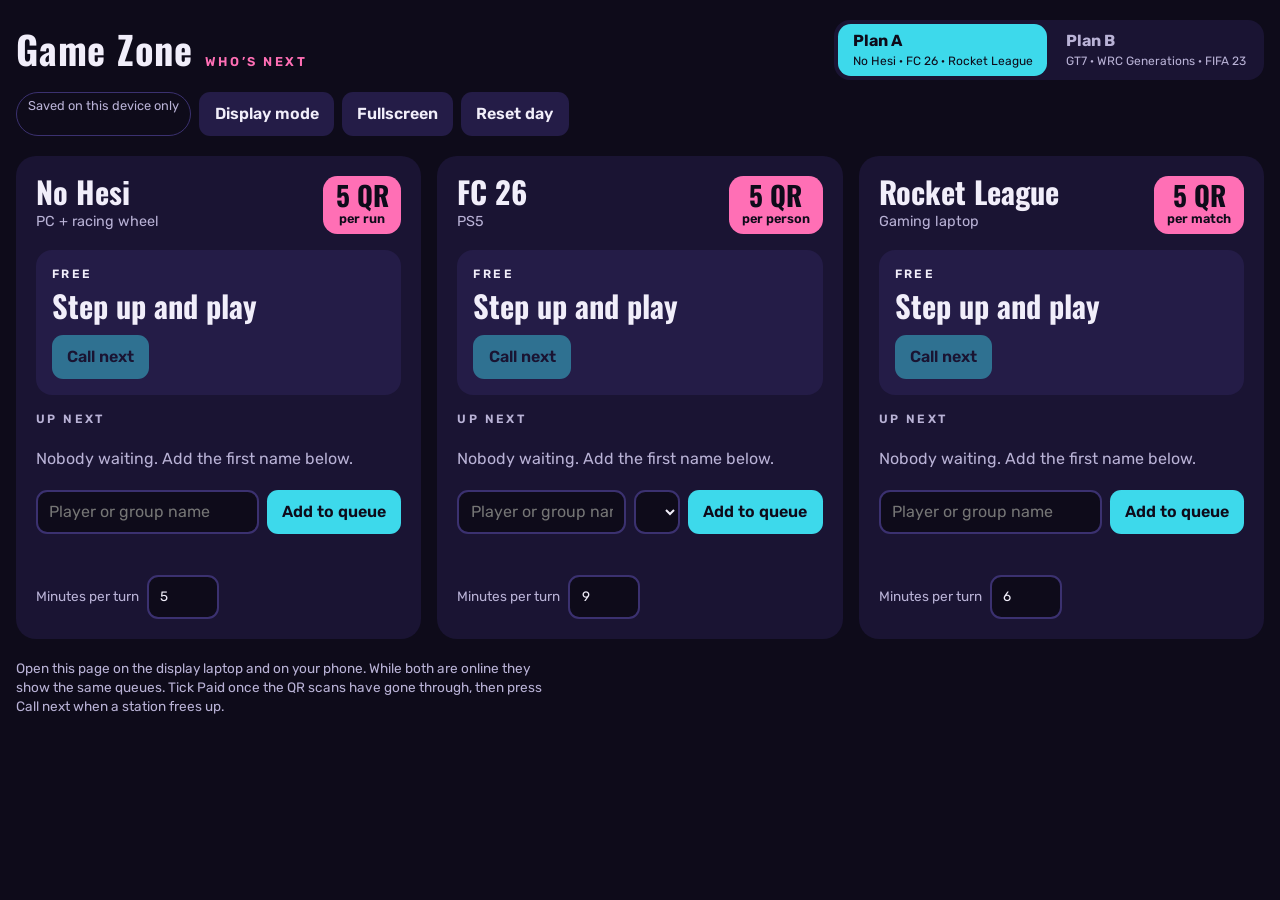
<file: public/assets/aistudio/Game_Zone_Queue_19ab5080.html>
<!doctype html><html><head><meta charset=utf8><meta name=viewport content="width=device-width,initial-scale=1,viewport-fit=cover"><style>:root{color-scheme:light;box-sizing:border-box;padding-top:env(safe-area-inset-top,0px);padding-bottom:env(safe-area-inset-bottom,0px)}html{scroll-padding-top:env(safe-area-inset-top,0px)}body{margin:0;padding:0;font:14px -apple-system,BlinkMacSystemFont,sans-serif;background:#fff;color:#000}img{max-width:100%}[hidden]:not([hidden=until-found i]){display:none!important}</style></head><body>
<title>Game Zone Queue</title>
<meta name="claude:viewport-fit-sides" content="cover">
<link rel="stylesheet" href="https://fonts.googleapis.com/css2?family=Oswald:wght@500..700&family=Rubik:wght@400;600&display=swap">
<style>
/* Layout: one column per game on a dark arcade-screen ground, staff controls inside each column, display mode strips them for the public screen. */
:root{
  --bg:#0E0B1A; --panel:#1A1433; --panel2:#241C47; --line:#3B3170;
  --fg:#F1EEFA; --muted:#B9B2D6; --cyan:#3DD9EB; --pink:#FF6FB5; --ink:#0E0B1A;
  --display:'Oswald','Arial Narrow',Impact,sans-serif;
  --body:'Rubik',system-ui,Arial,sans-serif;
  color-scheme:dark;
}
*{box-sizing:border-box}
html.display{font-size:clamp(16px,1.45vw,28px)}
body{
  margin:0; background:var(--bg); color:var(--fg);
  font:400 1rem/1.4 var(--body);
  padding-block:1.25rem 2rem;
  padding-left:max(16px,env(safe-area-inset-left,0px));
  padding-right:max(16px,env(safe-area-inset-right,0px));
}
button,input,select{font:inherit}
.top{display:flex;flex-wrap:wrap;align-items:center;gap:.75rem 1.25rem;margin-bottom:1.25rem}
.brand{display:flex;align-items:baseline;gap:.75rem;margin-right:auto;min-width:0}
h1{margin:0;font:700 2.4rem/1 var(--display);letter-spacing:.02em}
.brand span{color:var(--pink);font-weight:600;letter-spacing:.2em;font-size:.8rem}
.seg{display:flex;gap:.25rem;background:var(--panel);border-radius:1rem;padding:.25rem}
.seg button{border:0;background:transparent;color:var(--muted);border-radius:.8rem;padding:.4rem .9rem;min-height:44px;cursor:pointer;text-align:left;display:flex;flex-direction:column}
.seg button b{font-size:1rem;color:inherit}
.seg button small{font-size:.75rem}
.seg button[aria-pressed="true"]{background:var(--cyan);color:var(--ink)}
.tools{display:flex;flex-wrap:wrap;gap:.5rem}
.chip{font-size:.8rem;color:var(--muted);border:1px solid var(--line);border-radius:999px;padding:.25rem .7rem}
.btn{border:0;border-radius:.7rem;padding:.55rem .95rem;min-height:44px;font-weight:600;cursor:pointer;background:var(--panel2);color:var(--fg)}
.btn:hover{filter:brightness(1.15)}
.btn.primary{background:var(--cyan);color:var(--ink)}
.btn.warn{background:var(--pink);color:var(--ink)}
.btn:disabled{opacity:.45;cursor:default;filter:none}
:focus-visible{outline:3px solid var(--cyan);outline-offset:2px}
.only-display{display:none}
html.display .only-display{display:inline-block}
html.display .admin{display:none !important}

#stations{display:grid;grid-template-columns:repeat(auto-fit,minmax(min(100%,22rem),1fr));gap:1rem;align-items:start}
.st{background:var(--panel);border-radius:1.25rem;padding:1.25rem;display:flex;flex-direction:column;gap:1rem;min-width:0}
.st-head{display:flex;justify-content:space-between;gap:1rem;align-items:flex-start}
.st h2{margin:0;font:700 1.9rem/1.05 var(--display);overflow-wrap:anywhere}
.gear{color:var(--muted);font-size:.9rem;margin:.25rem 0 0}
.price{background:var(--pink);color:var(--ink);border-radius:.9rem;padding:.4rem .8rem;text-align:center;font-size:.8rem;font-weight:600;flex:none}
.price b{display:block;font:700 1.7rem/1 var(--display)}
.turn{display:flex;align-items:center;gap:.5rem;color:var(--muted);font-size:.85rem}
.turn input{width:4.5rem;min-height:44px}
input[type=text],input[type=number],select{background:var(--bg);color:var(--fg);border:2px solid var(--line);border-radius:.7rem;padding:.5rem .7rem;min-height:44px}

.now{border-radius:1rem;padding:1rem;background:var(--panel2);display:flex;flex-direction:column;gap:.4rem}
.now.live{background:var(--cyan);color:var(--ink)}
.now.over{background:var(--pink);color:var(--ink)}
.now.live .btn,.now.over .btn{background:var(--ink);color:var(--fg)}
.lbl{font-size:.75rem;font-weight:600;letter-spacing:.2em}
.who-now{font:700 1.9rem/1.1 var(--display);overflow-wrap:anywhere}
.timer{font:700 3.2rem/1 var(--display);font-variant-numeric:tabular-nums}
.now.over .timer{animation:flash 1s steps(2,jump-none) infinite}
@keyframes flash{50%{opacity:.55}}
@media (prefers-reduced-motion:reduce){.now.over .timer{animation:none}}
.actions{display:flex;flex-wrap:wrap;gap:.5rem;margin-top:.4rem}

.label2{font-size:.75rem;font-weight:600;letter-spacing:.2em;color:var(--muted);margin:0}
.q{list-style:none;margin:0;padding:0;display:flex;flex-direction:column;gap:.5rem}
.qi{display:grid;grid-template-columns:2rem minmax(0,1fr) auto;gap:.4rem .75rem;align-items:center;background:var(--panel2);border-radius:.9rem;padding:.65rem .8rem}
.pos{font:700 1.5rem/1 var(--display);color:var(--cyan)}
.nm{font-weight:600;overflow-wrap:anywhere}
.sub{color:var(--muted);font-size:.85rem}
.est{font-size:.85rem;font-weight:600;color:var(--fg);text-align:right;font-variant-numeric:tabular-nums}
.qi .ctl{grid-column:2 / -1;display:flex;flex-wrap:wrap;gap:.5rem;align-items:center}
.qi .ctl .btn{min-height:40px;padding:.35rem .7rem;font-size:.9rem}
.paid{display:flex;align-items:center;gap:.4rem;min-height:40px;cursor:pointer}
.paid input{width:1.4rem;height:1.4rem;accent-color:var(--cyan)}
.empty,.more{color:var(--muted);padding:.25rem 0}
.add{display:flex;flex-wrap:wrap;gap:.5rem}
.add input[type=text]{flex:1 1 10rem;min-width:0}
.err{flex-basis:100%;margin:0;min-height:1.2em;color:var(--pink);font-size:.85rem}
.note{color:var(--muted);font-size:.85rem;margin:1.25rem 0 0;max-width:60ch}
</style>

<header class="top">
  <div class="brand"><h1>Game Zone</h1><span>WHO’S NEXT</span></div>
  <div class="seg admin" role="group" aria-label="Choose lineup">
    <button type="button" id="plan-A" aria-pressed="true"><b>Plan A</b><small>No Hesi · FC 26 · Rocket League</small></button>
    <button type="button" id="plan-B" aria-pressed="false"><b>Plan B</b><small>GT7 · WRC Generations · FIFA 23</small></button>
  </div>
  <div class="tools">
    <span class="chip" id="sync" role="status">Saved on this device</span>
    <button type="button" class="btn admin" id="btn-display">Display mode</button>
    <button type="button" class="btn admin" id="btn-full">Fullscreen</button>
    <button type="button" class="btn admin" id="btn-reset">Reset day</button>
    <button type="button" class="btn only-display" id="btn-exit">Exit display</button>
  </div>
</header>

<main id="stations"></main>

<p class="note admin">Open this page on the display laptop and on your phone. While both are online they show the same queues. Tick Paid once the QR scans have gone through, then press Call next when a station frees up.</p>

<script>
(function(){
'use strict';
var PRICE = 5;
var GAMES = [
  {id:'nohesi', plan:'A', name:'No Hesi',         gear:'PC + racing wheel',   turn:5, team:false, unit:'per run'},
  {id:'fc26',   plan:'A', name:'FC 26',           gear:'PS5',                 turn:9, team:true,  unit:'per person'},
  {id:'rocket', plan:'A', name:'Rocket League',   gear:'Gaming laptop',       turn:6, team:false, unit:'per match'},
  {id:'gt7',    plan:'B', name:'Gran Turismo 7',  gear:'PS5 + Logitech G29',  turn:5, team:false, unit:'per race'},
  {id:'wrc',    plan:'B', name:'WRC Generations', gear:'PS5',                 turn:5, team:false, unit:'per race'},
  {id:'fifa23', plan:'B', name:'FIFA 23',         gear:'PC',                  turn:9, team:true,  unit:'per person'}
];
var LS = 'gamezone-queue-v1', LSUI = 'gamezone-ui-v1';
var Q = {}, ST = {}, ui = {plan:'A', display:false}, db = null;

function lsGet(k){ try { return JSON.parse(localStorage.getItem(k) || 'null'); } catch(e){ return null; } }
function lsSet(k,v){ try { localStorage.setItem(k, JSON.stringify(v)); } catch(e){} }
function uid(){ return Date.now().toString(36) + Math.random().toString(36).slice(2,6); }

function clean(g, d){
  var out = {now:null, wait:[], turn:g.turn};
  if(!d || typeof d !== 'object') return out;
  var t = Number(d.turn); if(t >= 1 && t <= 90) out.turn = Math.round(t);
  function ent(e){
    return {id:String(e.id || uid()).slice(0,40), name:String(e.name || '').slice(0,40),
            party:Math.min(4, Math.max(1, parseInt(e.party,10) || 1)), paid:!!e.paid};
  }
  if(d.now && typeof d.now === 'object'){ out.now = ent(d.now); out.now.startedAt = Number(d.now.startedAt) || Date.now(); }
  if(Array.isArray(d.wait)) out.wait = d.wait.filter(function(e){ return e && typeof e === 'object'; }).slice(0,100).map(ent);
  return out;
}

function h(tag, attrs){
  var e = document.createElement(tag);
  if(attrs) Object.keys(attrs).forEach(function(k){
    var v = attrs[k];
    if(k === 'class') e.className = v;
    else if(k.indexOf('on') === 0) e.addEventListener(k.slice(2), v);
    else if(v === true) e.setAttribute(k,'');
    else if(v !== false && v != null) e.setAttribute(k, v);
  });
  for(var i = 2; i < arguments.length; i++){
    var c = arguments[i];
    if(c == null || c === false) continue;
    e.append(c.nodeType ? c : document.createTextNode(String(c)));
  }
  return e;
}

function setSync(mode){
  document.getElementById('sync').textContent = mode === 'live' ? 'Synced across devices' : 'Saved on this device only';
}

function save(g){
  lsSet(LS, Q);
  if(db){ try { db.doc('queues/' + g.id).set(Q[g.id]).catch(function(){ setSync('local'); }); } catch(e){ setSync('local'); } }
}
function commit(g){ renderStation(g); save(g); }

function fmt(sec){
  sec = Math.max(0, Math.ceil(sec));
  var m = Math.floor(sec / 60), s = sec % 60;
  return (m < 10 ? '0' : '') + m + ':' + (s < 10 ? '0' : '') + s;
}

function callNext(g){
  var q = Q[g.id], e = q.wait.shift();
  if(!e) return;
  q.now = {id:e.id, name:e.name, party:e.party, paid:e.paid, startedAt:Date.now()};
  commit(g);
}
function finish(g, next){
  var q = Q[g.id];
  q.now = null;
  if(next && q.wait.length){ callNext(g); return; }
  commit(g);
}
function addEntry(g, nameIn, party, err){
  var name = nameIn.value.trim();
  if(!name){ err.textContent = 'Type a name first.'; nameIn.focus(); return; }
  err.textContent = '';
  var n = party ? parseInt(party.value,10) || 1 : 1;
  Q[g.id].wait.push({id:uid(), name:name.slice(0,40), party:n, paid:false});
  nameIn.value = '';
  if(party) party.value = '1';
  commit(g);
  nameIn.focus();
}

function build(){
  var main = document.getElementById('stations');
  GAMES.forEach(function(g){
    var turnIn = h('input', {id:'turn-' + g.id, type:'number', min:1, max:90, value:Q[g.id].turn,
      onchange:function(ev){ var v = parseInt(ev.target.value,10); if(v >= 1 && v <= 90){ Q[g.id].turn = v; commit(g); } else { ev.target.value = Q[g.id].turn; } }});
    var nameIn = h('input', {id:'name-' + g.id, type:'text', maxlength:40, placeholder:'Player or group name', autocomplete:'off', 'aria-label':'Name for ' + g.name});
    var party = g.team ? h('select', {id:'party-' + g.id, 'aria-label':'Number of players'},
      [1,2,3,4].map(function(n){ return h('option', {value:n}, n === 1 ? '1 player' : n + ' players'); })) : null;
    var err = h('p', {class:'err', role:'status'});
    var form = h('form', {class:'add admin', onsubmit:function(ev){ ev.preventDefault(); addEntry(g, nameIn, party, err); }},
      nameIn, party, h('button', {class:'btn primary', type:'submit'}, 'Add to queue'), err);
    var now = h('div', {class:'now'});
    var list = h('ul', {class:'q'});
    var sec = h('section', {class:'st', id:'st-' + g.id, 'aria-label':g.name},
      h('div', {class:'st-head'},
        h('div', null, h('h2', null, g.name), h('p', {class:'gear'}, g.gear)),
        h('div', {class:'price'}, h('b', null, PRICE + ' QR'), g.unit)),
      now,
      h('p', {class:'label2'}, 'UP NEXT'),
      list,
      form,
      h('label', {class:'turn admin', for:'turn-' + g.id}, 'Minutes per turn', turnIn));
    ST[g.id] = {el:sec, now:now, list:list, turn:turnIn};
    main.append(sec);
  });
}

function renderStation(g){
  var q = Q[g.id], s = ST[g.id];
  if(document.activeElement !== s.turn) s.turn.value = q.turn;
  var n = s.now;
  n.className = 'now' + (q.now ? ' live' : '');
  n.replaceChildren();
  if(q.now){
    n.append(
      h('span', {class:'lbl'}, 'NOW PLAYING'),
      h('div', {class:'who-now'}, q.now.name + (g.team && q.now.party > 1 ? ' ×' + q.now.party : '')),
      h('div', {class:'timer', 'data-timer':g.id}, fmt(q.turn * 60)),
      h('div', {class:'actions admin'},
        h('button', {class:'btn', type:'button', onclick:function(){ finish(g,false); }}, 'Finish turn'),
        q.wait.length ? h('button', {class:'btn', type:'button', onclick:function(){ finish(g,true); }}, 'Finish and call next') : null));
  } else {
    n.append(
      h('span', {class:'lbl'}, 'FREE'),
      h('div', {class:'who-now'}, q.wait.length ? 'Next: ' + q.wait[0].name : 'Step up and play'),
      h('div', {class:'actions admin'},
        h('button', {class:'btn primary', type:'button', disabled:!q.wait.length, onclick:function(){ callNext(g); }}, 'Call next')));
  }
  var ul = s.list;
  ul.replaceChildren();
  var limit = ui.display ? 6 : 100;
  if(!q.wait.length) ul.append(h('li', {class:'empty'}, ui.display ? 'Nobody waiting.' : 'Nobody waiting. Add the first name below.'));
  q.wait.slice(0, limit).forEach(function(e, i){
    var due = PRICE * (g.team ? e.party : 1);
    var partyText = g.team && e.party > 1 ? e.party + ' players' : '';
    ul.append(h('li', {class:'qi'},
      h('span', {class:'pos'}, i + 1),
      h('div', null,
        h('div', {class:'nm'}, e.name),
        h('div', {class:'sub'}, partyText,
          h('span', {class:'admin'}, (partyText ? ' · ' : '') + 'due ' + due + ' QR' + (e.paid ? ' (paid)' : ' (not paid yet)')))),
      h('span', {class:'est', 'data-est':i}),
      h('div', {class:'ctl admin'},
        h('label', {class:'paid'},
          h('input', {type:'checkbox', id:'paid-' + g.id + '-' + e.id, checked:e.paid, onchange:function(ev){ e.paid = ev.target.checked; commit(g); }}),
          'Paid'),
        i > 0 ? h('button', {class:'btn', type:'button', onclick:function(){
          var w = Q[g.id].wait, k = w.findIndex(function(x){ return x.id === e.id; });
          if(k > 0){ var t = w[k-1]; w[k-1] = w[k]; w[k] = t; commit(g); }
        }}, 'Move up') : null,
        h('button', {class:'btn', type:'button', onclick:function(){
          Q[g.id].wait = Q[g.id].wait.filter(function(x){ return x.id !== e.id; }); commit(g);
        }}, 'Remove'))));
  });
  if(q.wait.length > limit) ul.append(h('li', {class:'more'}, '+' + (q.wait.length - limit) + ' more waiting'));
  tick();
}

function tick(){
  var nowMs = Date.now();
  GAMES.forEach(function(g){
    var q = Q[g.id], s = ST[g.id], rem = 0;
    if(q.now){
      rem = q.turn * 60 - (nowMs - q.now.startedAt) / 1000;
      var t = s.now.querySelector('[data-timer]');
      if(t){
        if(rem >= 0){ t.textContent = fmt(rem); s.now.classList.remove('over'); }
        else { t.textContent = 'TIME’S UP'; s.now.classList.add('over'); }
      }
    }
    s.list.querySelectorAll('[data-est]').forEach(function(el){
      var i = Number(el.getAttribute('data-est'));
      if(i === 0 && !q.now){ el.textContent = 'Up next'; return; }
      var sec = (q.now ? Math.max(0, rem) : 0) + i * q.turn * 60;
      el.textContent = '~' + Math.max(1, Math.ceil(sec / 60)) + ' min';
    });
  });
}

function setPlan(p){
  ui.plan = p; lsSet(LSUI, ui);
  GAMES.forEach(function(g){ ST[g.id].el.hidden = g.plan !== p; });
  ['A','B'].forEach(function(k){ document.getElementById('plan-' + k).setAttribute('aria-pressed', String(k === p)); });
}
function setDisplay(on){
  ui.display = on; lsSet(LSUI, ui);
  document.documentElement.classList.toggle('display', on);
  GAMES.forEach(renderStation);
}

var armed = false, armTimer = null;
function disarm(){
  armed = false; clearTimeout(armTimer);
  var b = document.getElementById('btn-reset');
  b.textContent = 'Reset day'; b.classList.remove('warn');
}

function connect(){
  Promise.resolve().then(function(){
    if(!window.claude || !window.claude.use) return null;
    return window.claude.use('db');
  }).then(function(d){
    db = d || null;
    if(!db){ setSync('local'); return; }
    db.collection('queues').onSnapshot(function(snap){
      snap.docs.forEach(function(doc){
        var g = GAMES.find(function(x){ return x.id === doc.id; });
        if(!g || !doc.exists) return;
        Q[g.id] = clean(g, doc.data());
        renderStation(g);
      });
      lsSet(LS, Q);
      setSync('live');
    }, function(){ setSync('local'); });
  }).catch(function(){ db = null; setSync('local'); });
}

function init(){
  var saved = lsGet(LS), u = lsGet(LSUI);
  GAMES.forEach(function(g){ Q[g.id] = clean(g, saved && saved[g.id]); });
  if(u && (u.plan === 'A' || u.plan === 'B')) ui.plan = u.plan;
  if(u && u.display) ui.display = true;
  build();
  document.getElementById('plan-A').addEventListener('click', function(){ setPlan('A'); });
  document.getElementById('plan-B').addEventListener('click', function(){ setPlan('B'); });
  document.getElementById('btn-display').addEventListener('click', function(){ setDisplay(true); });
  document.getElementById('btn-exit').addEventListener('click', function(){ setDisplay(false); });
  document.getElementById('btn-full').addEventListener('click', function(){
    try { var r = document.documentElement.requestFullscreen && document.documentElement.requestFullscreen(); if(r && r.catch) r.catch(function(){}); } catch(e){}
  });
  document.getElementById('btn-reset').addEventListener('click', function(){
    var b = document.getElementById('btn-reset');
    if(!armed){ armed = true; b.textContent = 'Tap again to clear all queues'; b.classList.add('warn'); armTimer = setTimeout(disarm, 4000); return; }
    disarm();
    GAMES.forEach(function(g){ Q[g.id] = {now:null, wait:[], turn:Q[g.id].turn}; commit(g); });
  });
  document.documentElement.classList.toggle('display', ui.display);
  GAMES.forEach(renderStation);
  setPlan(ui.plan);
  setInterval(tick, 1000);
  connect();
}
init();
})();
</script>

</body></html>
</file>
